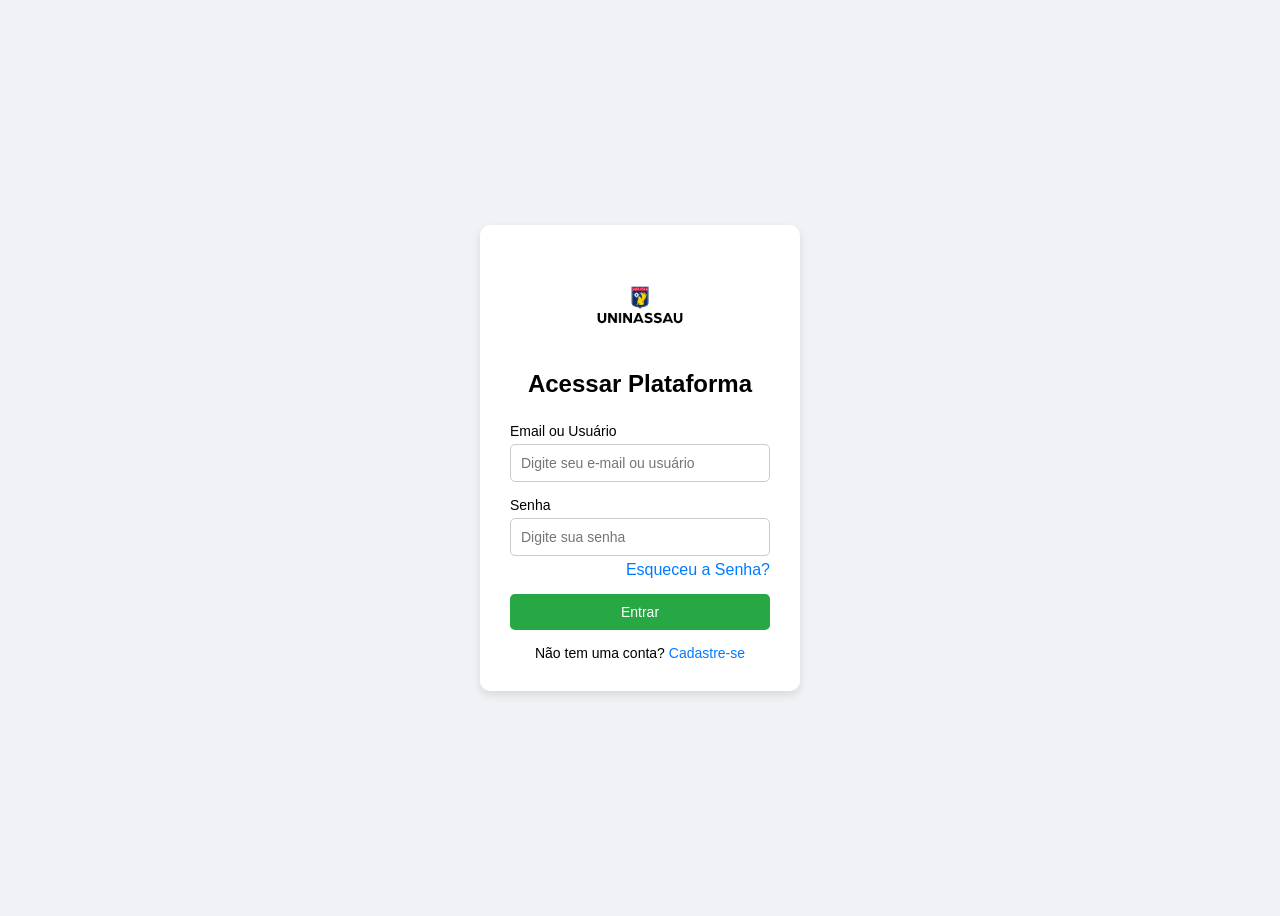
<file: atividade1-login/index.html>
<!DOCTYPE html>
<html lang="pt-br">
<head>
    <meta charset="UTF-8">
    <meta name="viewport" content="width=device-width, initial-scale=1.0">
    <title>Acessar Plataforma</title>
    <link rel="stylesheet" href="style.css">
</head>
<body>
    <div class="login-container">

        <img src="imagem-da-logo/uninassau.png" alt="Logo da Uninassau">

        <h1>Acessar Plataforma</h1>

        <label for="usuario">Email ou Usuário</label>
        <input type="text" id="usuario" placeholder="Digite seu e-mail ou usuário">

        <label for="senha">Senha</label>
        <input type="password" id="senha" placeholder="Digite sua senha">
        <a href="#">Esqueceu a Senha?</a>

        <button type="submit">Entrar</button>

        <p>Não tem uma conta? <a href="#">Cadastre-se</a></p>

    </div>
    
</body>
</html>
</file>
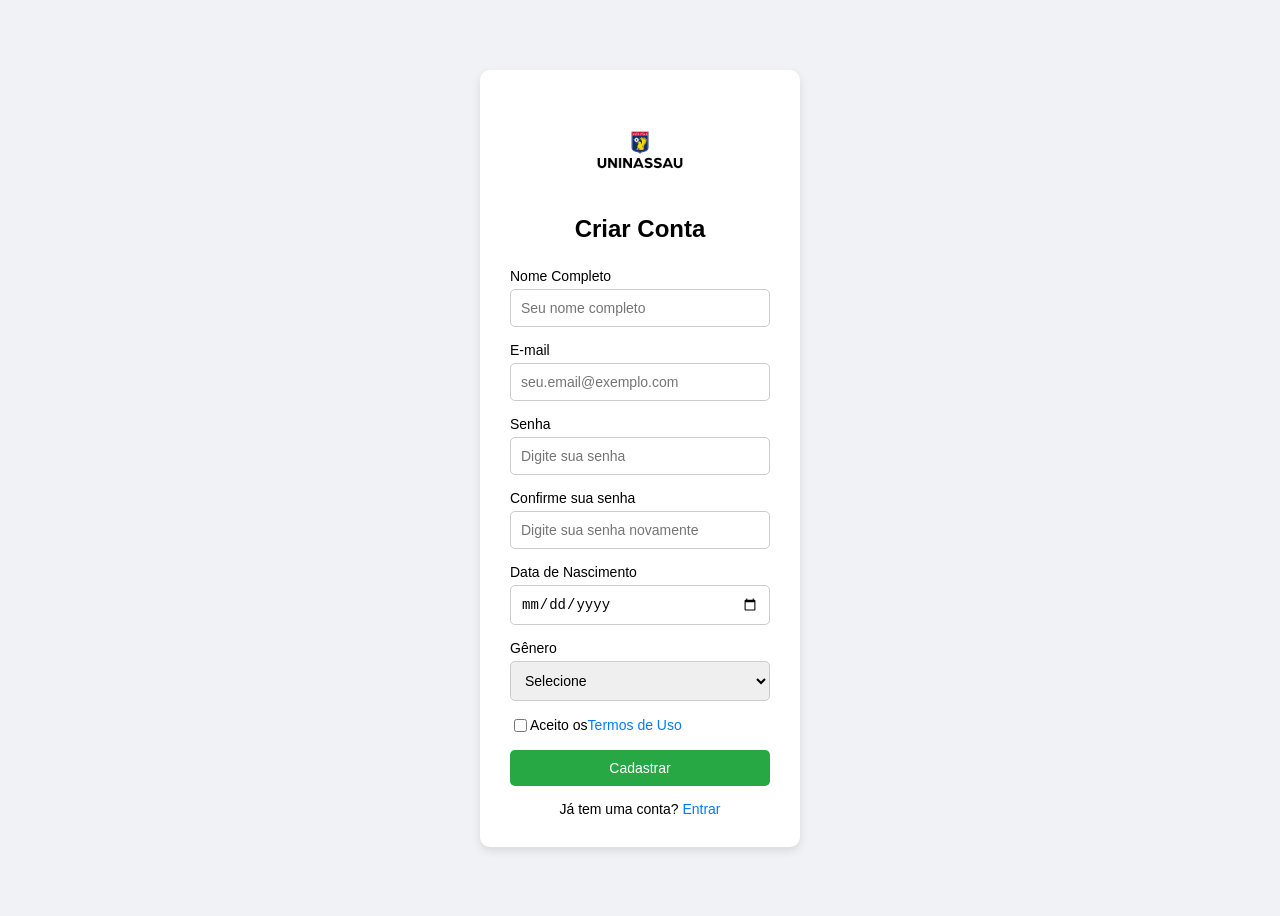
<file: atividade2-cadastro/index.html>
<!DOCTYPE html>
<html lang="pt-br">
<head>
    <meta charset="UTF-8">
    <meta name="viewport" content="width=device-width, initial-scale=1.0">
    <title>Criar Conta</title>
    <link rel="stylesheet" href="style.css">
</head>
<body>
    <div class="login-container">

        <img src="imagem-da-logo/uninassau.png" alt="Logo da Uninassau">

        <h1>Criar Conta</h1>

        <label for="nome">Nome Completo</label>
        <input type="text" id="nome" placeholder="Seu nome completo">
        
        <label for="email">E-mail</label>
        <input type="email" id="email" placeholder="seu.email@exemplo.com">

        <label for="senha">Senha</label>
        <input type="password" id="senha" placeholder="Digite sua senha">
        

        <label for="confirma-senha">Confirme sua senha</label>
        <input type="password" id="confirma-senha" placeholder="Digite sua senha novamente">
        

        <label for="data-nascimento">Data de Nascimento</label>
        <input type="date" id="data-nascimento">
        
        <label for="genero">Gênero</label>
        <select id="genero">
            <option value="" disabled selected>Selecione</option>
            <option value="masculino">Masculino</option>
            <option value="feminino">Feminino</option>
            <option value="outro">Outro</option>
            <option value="nao-informar">Prefiro não informar</option>
        </select>

        <label>
            <input type="checkbox" id="termos">
            Aceito os <a href="#">Termos de Uso</a>
        </label>

        <button type="submit">Cadastrar</button>

        <p>Já tem uma conta? <a href="#">Entrar</a></p>

    </div>
    
</body>
</html>
</file>
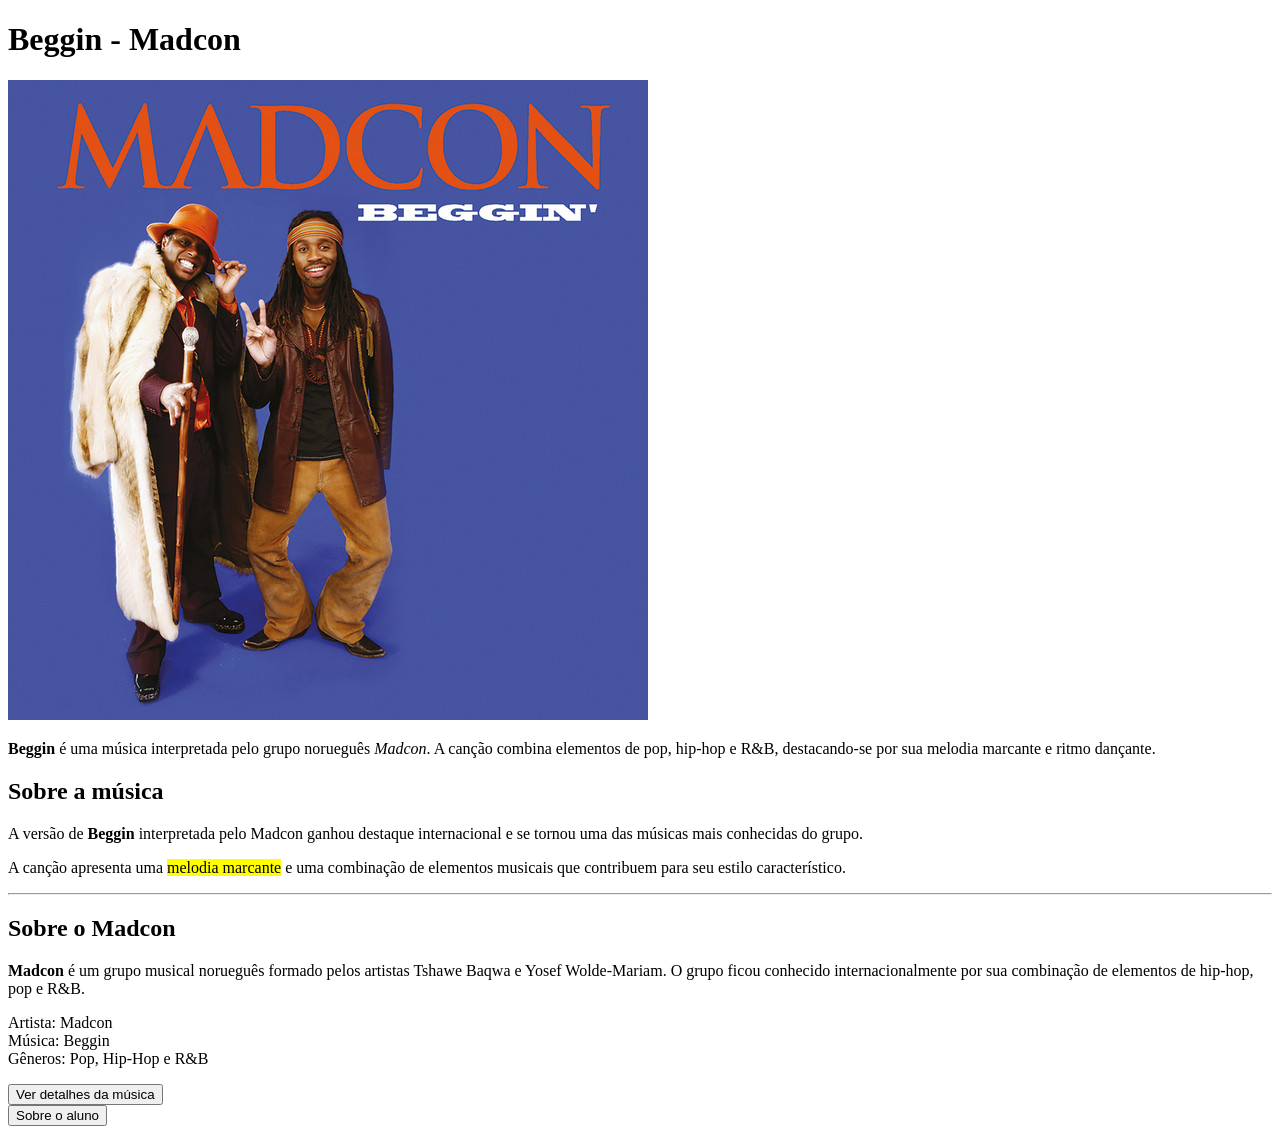
<file: atividade2-html/index.html>
<!DOCTYPE html>
<html lang="en">
<head>
    <meta charset="UTF-8">
    <meta name="viewport" content="width=device-width, initial-scale=1.0">
    <title>Beggin - Madcon</title>
</head>
<body>
    <h1>Beggin - Madcon</h1>

    <img src="imagens/madcon.jpg" alt="Fotografia do grupo musical Madcon">
    <br>

    <p>
        <strong>Beggin</strong> é uma música interpretada pelo grupo norueguês <em>Madcon</em>. A canção combina elementos de pop, hip-hop e R&B, destacando-se por sua melodia marcante e ritmo dançante.
    </p>

    <h2>Sobre a música</h2>

    <p>
        A versão de <strong>Beggin</strong> interpretada pelo Madcon ganhou destaque internacional e se tornou uma das músicas mais conhecidas do grupo.
    </p>

    <p>
        A canção apresenta uma <mark>melodia marcante</mark> e uma combinação de elementos musicais que contribuem para seu estilo característico.
    </p>

    <hr>

    <h2>Sobre o Madcon</h2>

    <p>
        <strong>Madcon</strong> é um grupo musical norueguês formado pelos artistas Tshawe Baqwa e Yosef Wolde-Mariam. O grupo ficou conhecido internacionalmente por sua combinação de elementos de hip-hop, pop e R&B.
    </p>

    <p>
        Artista: Madcon<br>
        Música: Beggin<br>
        Gêneros: Pop, Hip-Hop e R&B
    </p>

    <a href="detalhes.html">
        <button>Ver detalhes da música</button>
    </a>
    <br>
    <a href="sobre.html">
        <button>Sobre o aluno</button>
    </a>



</body>
</html>
</file>
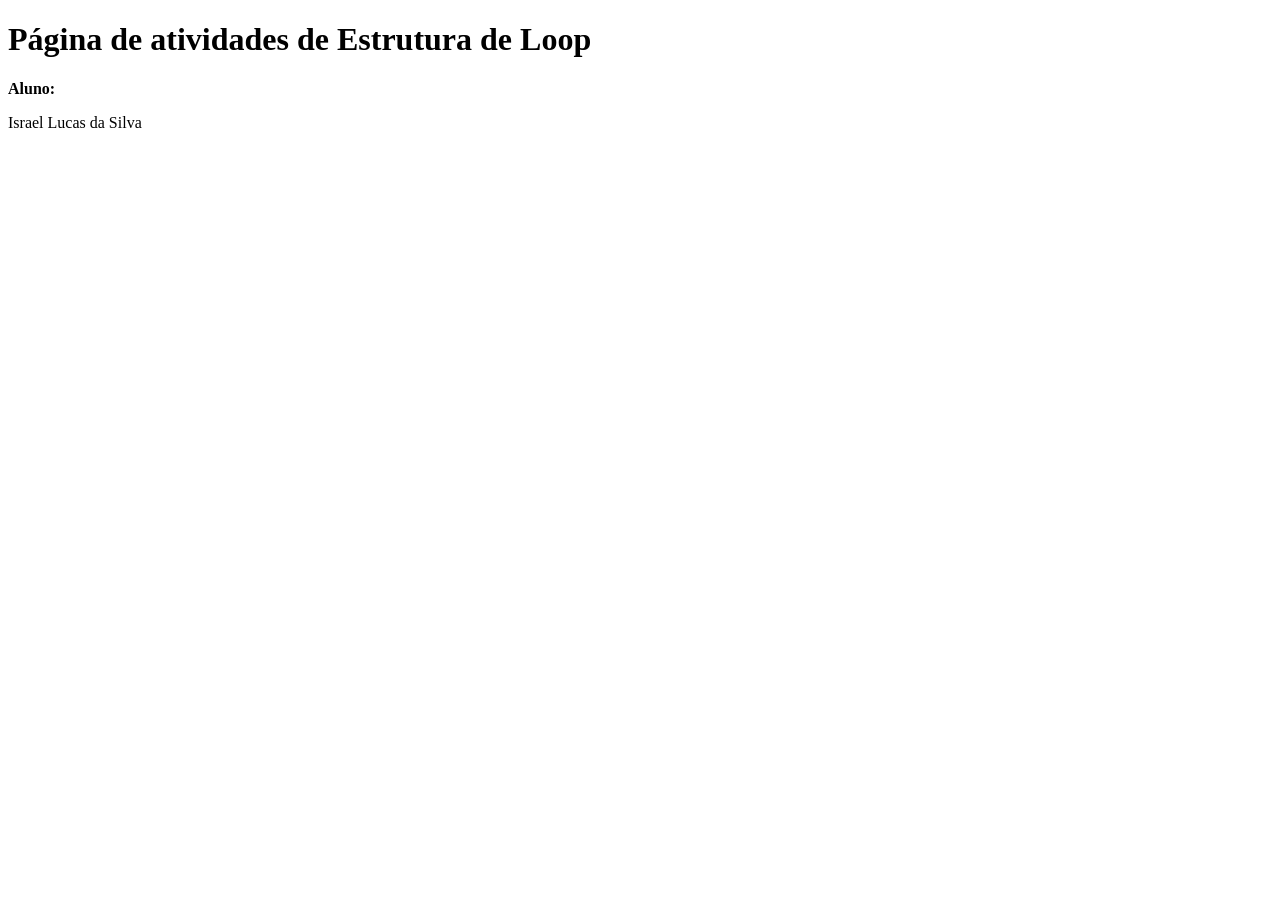
<file: Atividades-de-Loop/index.html>
<!DOCTYPE html>
<html lang="en">
<head>
    <meta charset="UTF-8">
    <meta name="viewport" content="width=device-width, initial-scale=1.0">
    <title>Atividades de Loop</title>
</head>
<body>
    <h1>Página de atividades de Estrutura de Loop</h1>
    <script src="loops.js"></script>
    <b>Aluno:</b>
    <p>Israel Lucas da Silva</p>
</body>
</html>
</file>
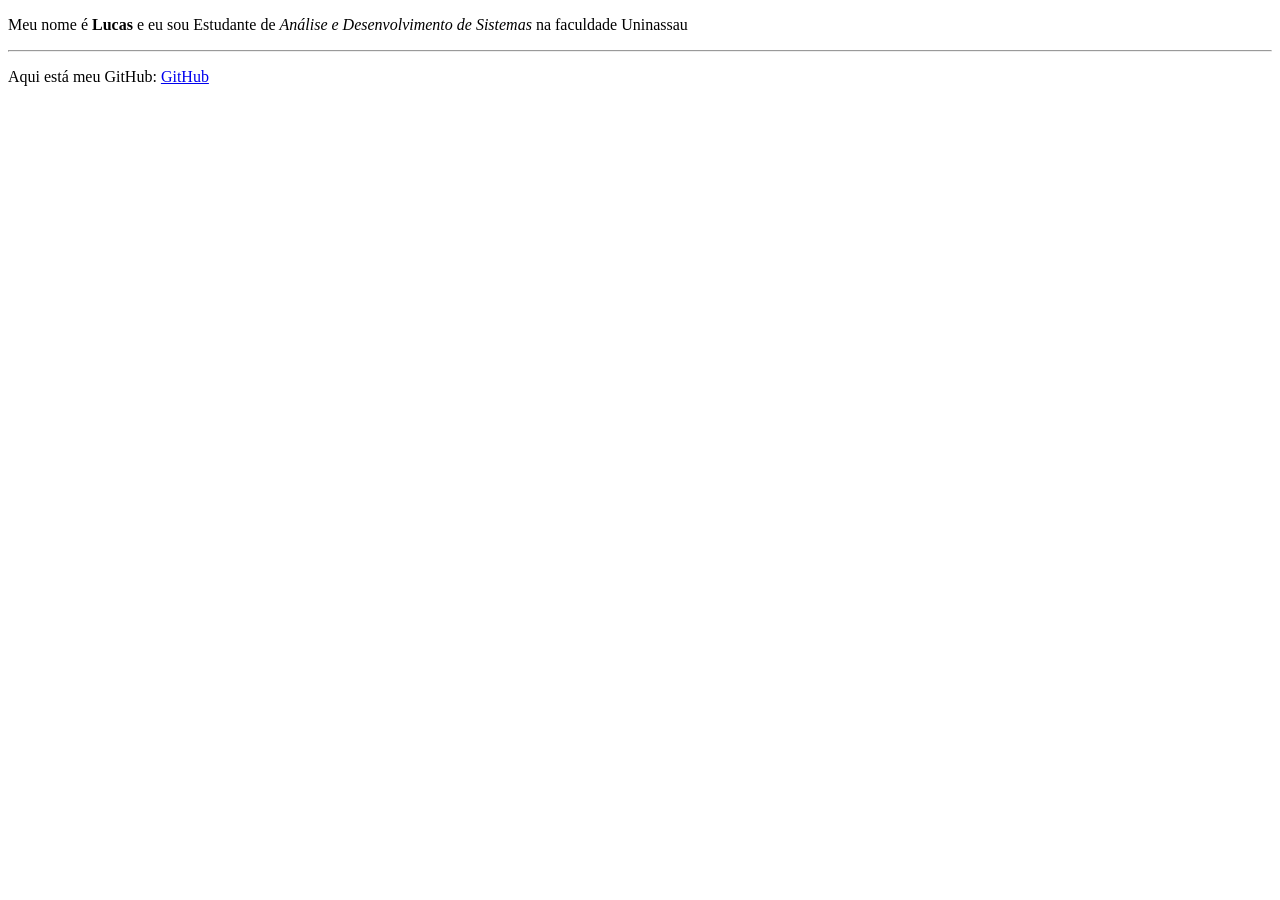
<file: atv1.html>
<!DOCTYPE html>
<html lang="en">
<head>
    <meta charset="UTF-8">
    <meta name="viewport" content="width=device-width, initial-scale=1.0">
    <title>atv1.html</title>
</head>
<body>
    <p> Meu nome é <b>Lucas</b> e eu sou Estudante de <i>Análise e Desenvolvimento de Sistemas</i> na faculdade Uninassau</p>
    <hr> 
    <p>Aqui está meu GitHub: <a href="https://github.com/lucas">GitHub</a></p>

</body>
</html>
</file>
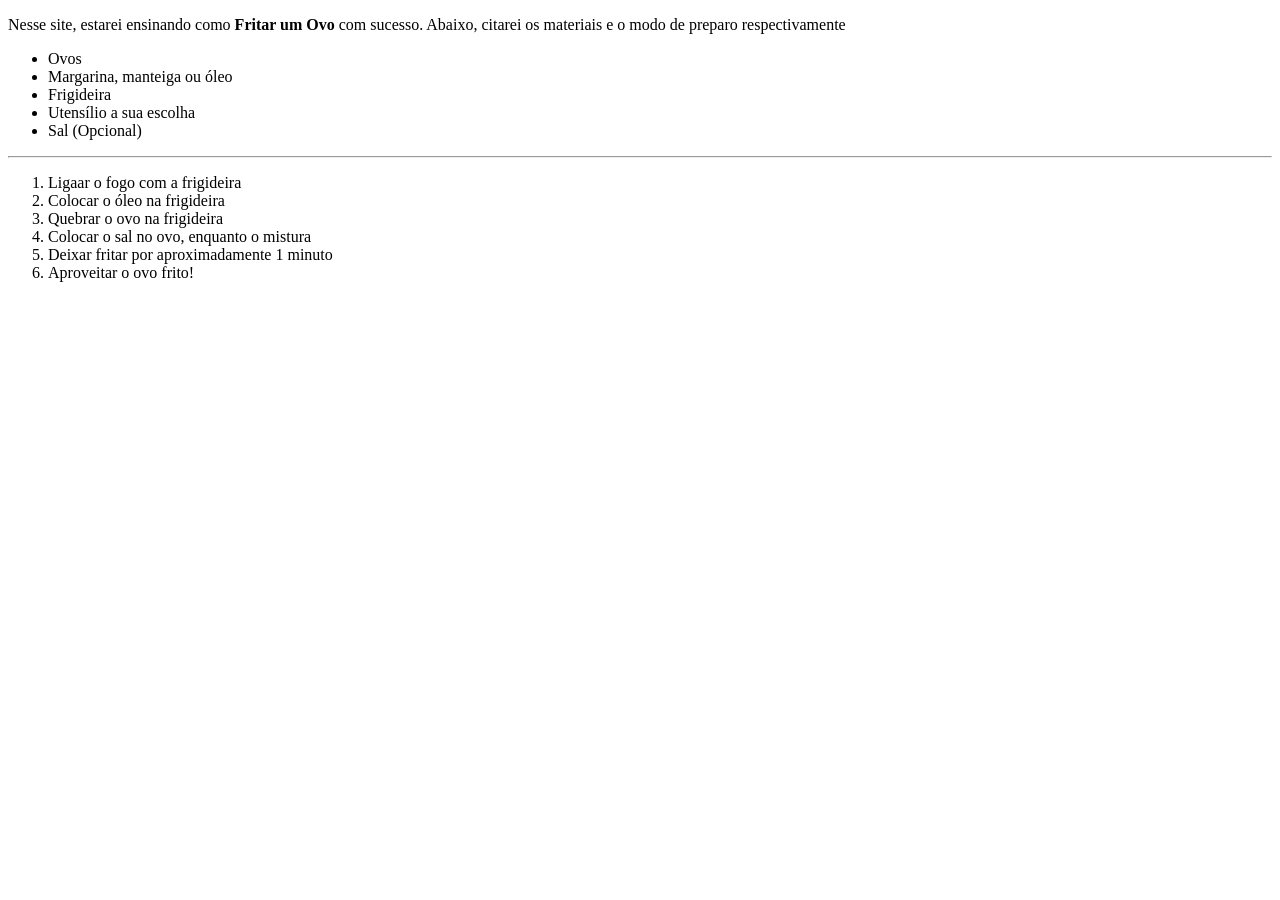
<file: atv2.html>
<!DOCTYPE html>
<html lang="en">
<head>
    <meta charset="UTF-8">
    <meta name="viewport" content="width=device-width, initial-scale=1.0">
    <title>atv2.html</title>
</head>
<body>
    <p>Nesse site, estarei ensinando como <b>Fritar um Ovo</b> com sucesso. Abaixo, citarei os materiais e o modo de preparo respectivamente</p>
    <ul>    
        <li>Ovos</li>
        <li>Margarina, manteiga ou óleo</li>
        <li>Frigideira</li>
        <li>Utensílio a sua escolha</li>
        <li>Sal (Opcional)</li>
    </ul>
    <hr>
    <ol>
        <li>Ligaar o fogo com a frigideira</li>
        <li>Colocar o óleo na frigideira</li>
        <li>Quebrar o ovo na frigideira</li>
        <li>Colocar o sal no ovo, enquanto o mistura</li>
        <li>Deixar fritar por aproximadamente 1 minuto</li>
        <li>Aproveitar o ovo frito!</li>
    </ol>

    
    



</body>
</html>
</file>
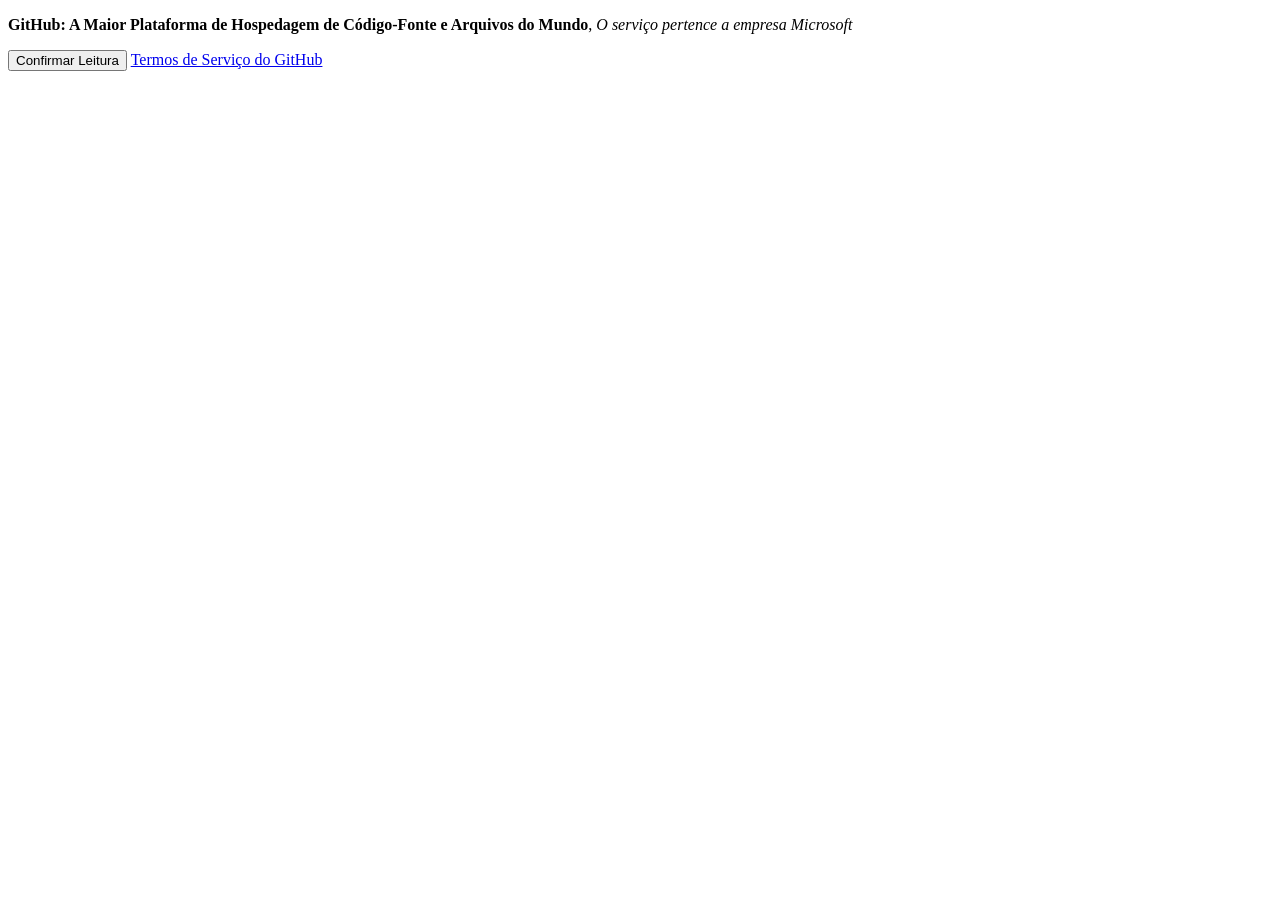
<file: atv4.html>
<!DOCTYPE html>
<html lang="en">
<head>
    <meta charset="UTF-8">
    <meta name="viewport" content="width=device-width, initial-scale=1.0">
    <title>atv4.html</title>
</head>
<body>
    <p><b>GitHub: A Maior Plataforma de Hospedagem de Código-Fonte e Arquivos do Mundo</b>, <i>O serviço pertence a empresa Microsoft</i></p>
    <button>Confirmar Leitura</button>
    <a href="https://docs.github.com/pt/site-policy/github-terms/github-terms-of-service" target="_blank">Termos de Serviço do GitHub</a>


</body>
</html>
</file>
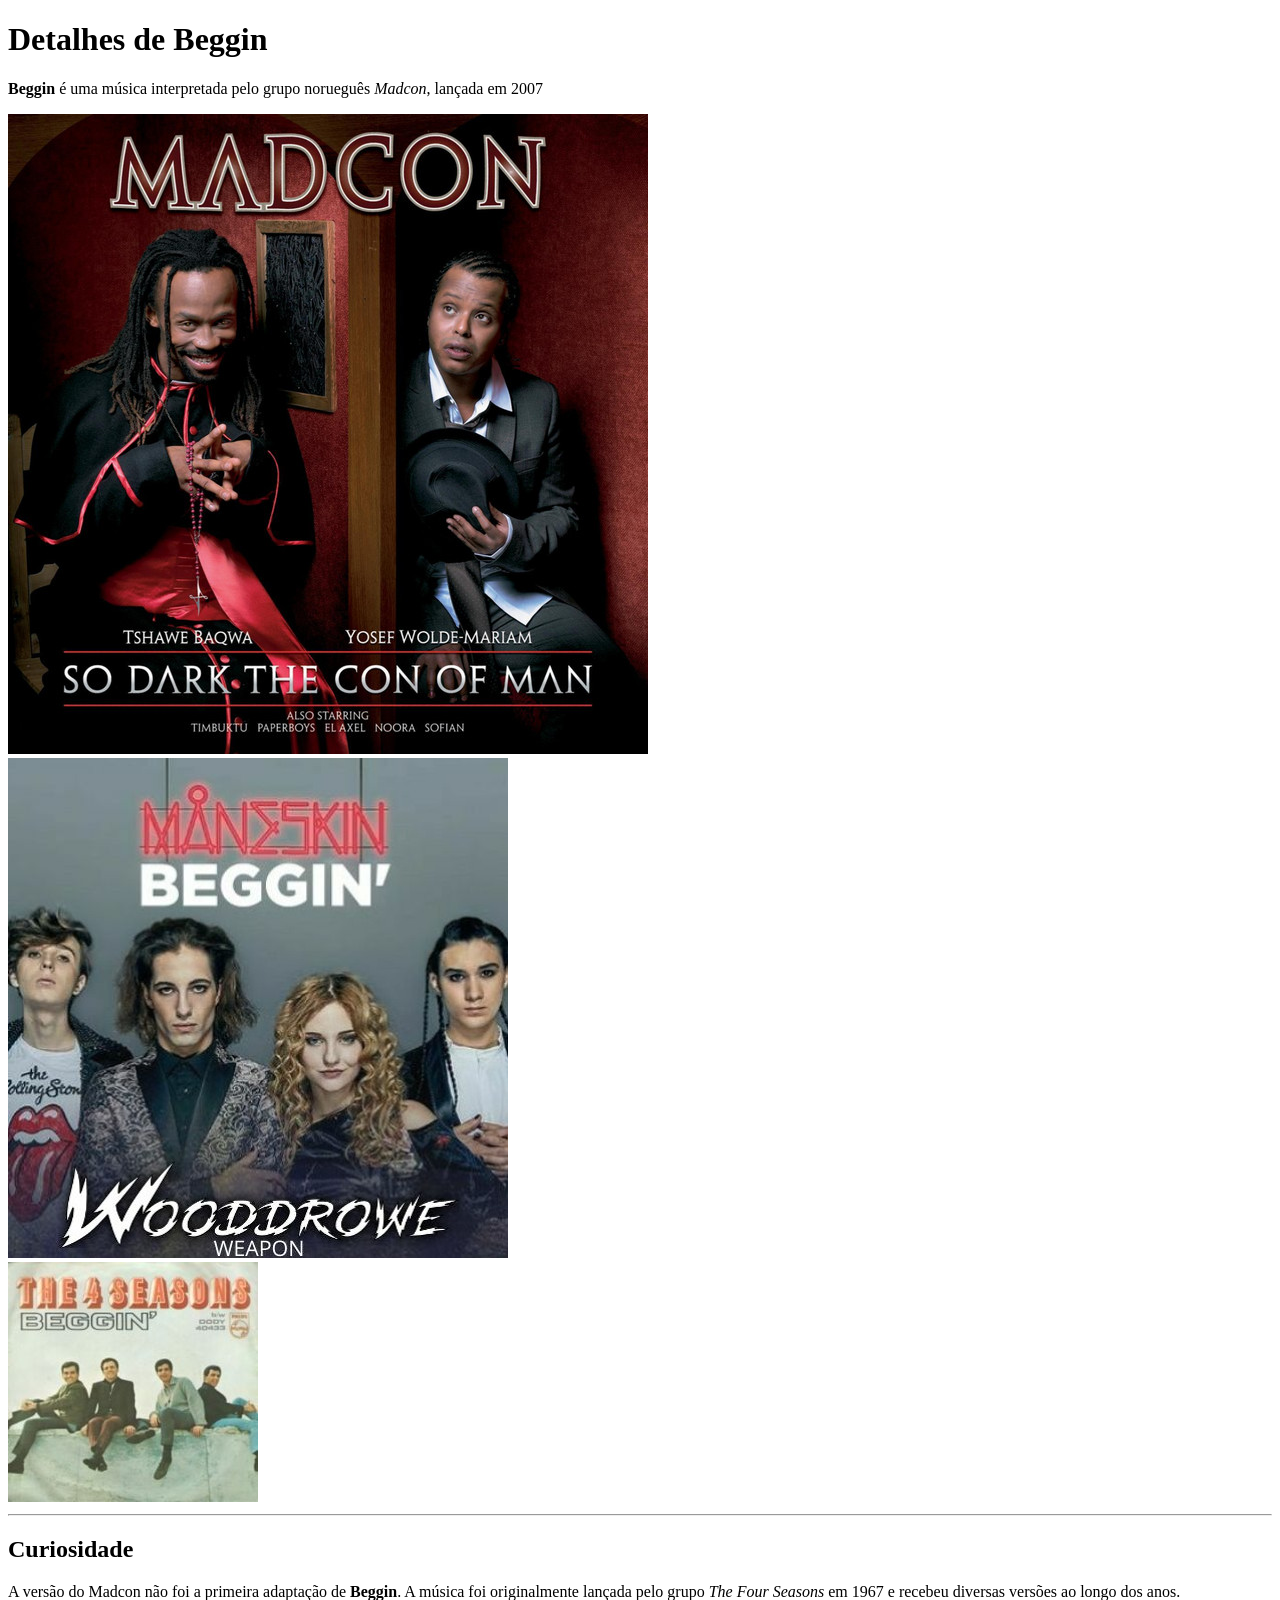
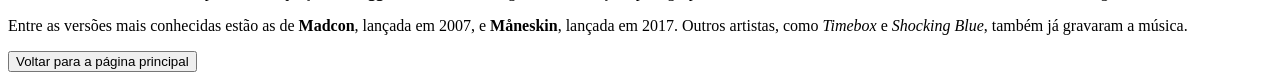
<file: atividade2-html/detalhes.html>
<!DOCTYPE html>
<html lang="en">
<head>
    <meta charset="UTF-8">
    <meta name="viewport" content="width=device-width, initial-scale=1.0">
    <title>Detalhes - Beggin</title>
</head>
<body>
    <h1>Detalhes de Beggin</h1>

    <p>
        <strong>Beggin</strong> é uma música interpretada pelo grupo norueguês <em>Madcon</em>, lançada em 2007
    </p>

    <img src="imagens/madcon-2.jpg" alt="Imagem relacionada ao grupo musical Madcon">
    
    <br>

    <img src="imagens/maneskin.jpg" alt="Imagem relacionada ao grupo musical Maneskin">

    <br>

    <img src="imagens/four-seasons.jpg" alt="Imagem relacionada ao grupo musical Four Seasons">

    <hr>

    <h2>Curiosidade</h2>

    <p>
        A versão do Madcon não foi a primeira adaptação de <strong>Beggin</strong>. A música foi originalmente lançada pelo grupo <em>The Four Seasons</em> em 1967 e recebeu diversas versões ao longo dos anos.
    </p>

     <p>
        Entre as versões mais conhecidas estão as de <strong>Madcon</strong>, lançada em 2007, e <strong>Måneskin</strong>, lançada em 2017. Outros artistas, como <em>Timebox</em> e <em>Shocking Blue</em>, também já gravaram a música.
    </p>

    <a href="index.html">
        <button>Voltar para a página principal</button>
    </a>



</body>
</html>
</file>
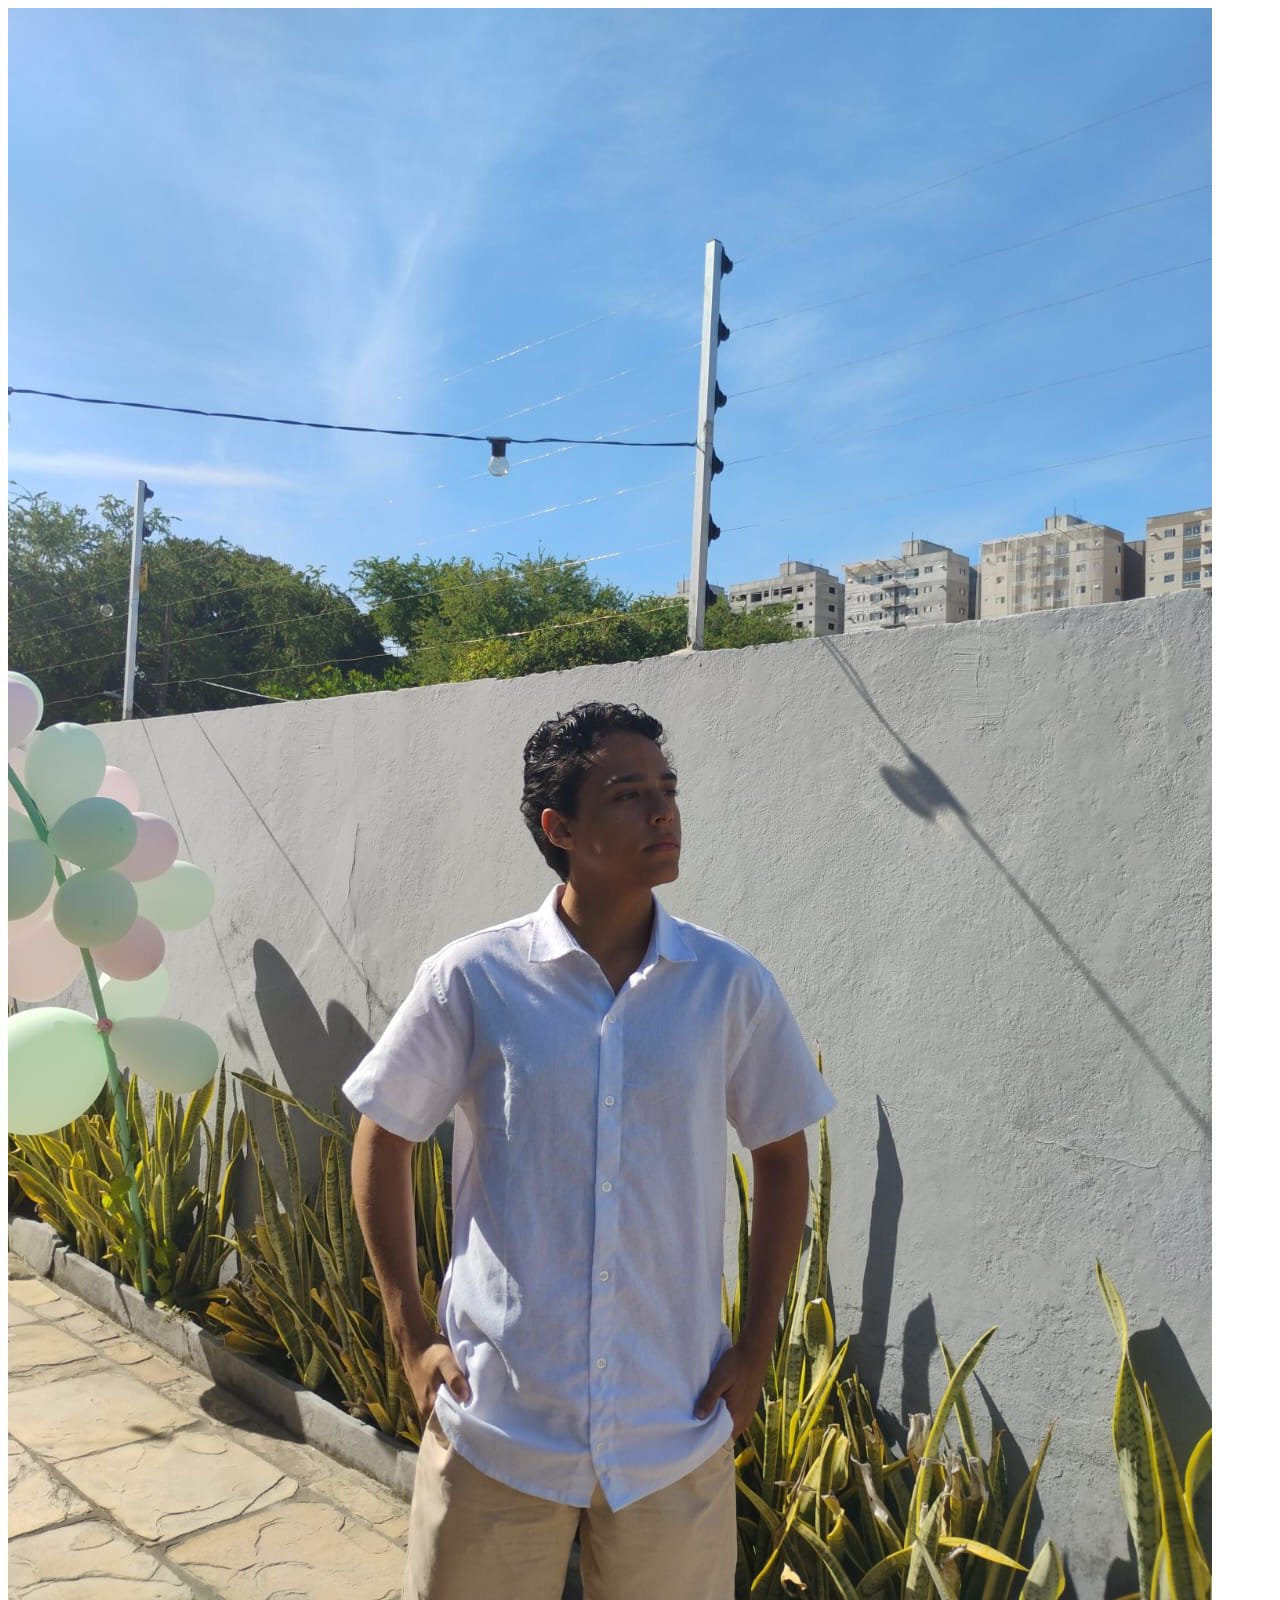
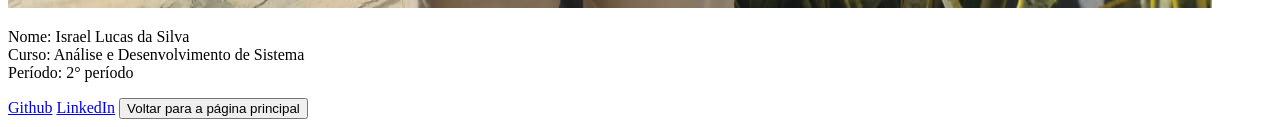
<file: atividade2-html/sobre.html>
<!DOCTYPE html>
<html lang="en">
<head>
    <meta charset="UTF-8">
    <meta name="viewport" content="width=device-width, initial-scale=1.0">
    <title>Sobre o Aluno</title>
</head>
<body>
    
    <img src="imagens/Israel Lucas.jpg" alt="Imagem do aluno que desenvolveu o site">

    <p>
        Nome: Israel Lucas da Silva<br>
        Curso: Análise e Desenvolvimento de Sistema<br>
        Período: 2° período        
    </p>

    <a href="https://github.com/Son-Lucaa">Github</a>

    <a href="https://www.linkedin.com/in/israel-lucas-0201b9432/">LinkedIn</a>

    <a href="index.html">
        <button>Voltar para a página principal</button>
    </a>

</body>
</html>
</file>
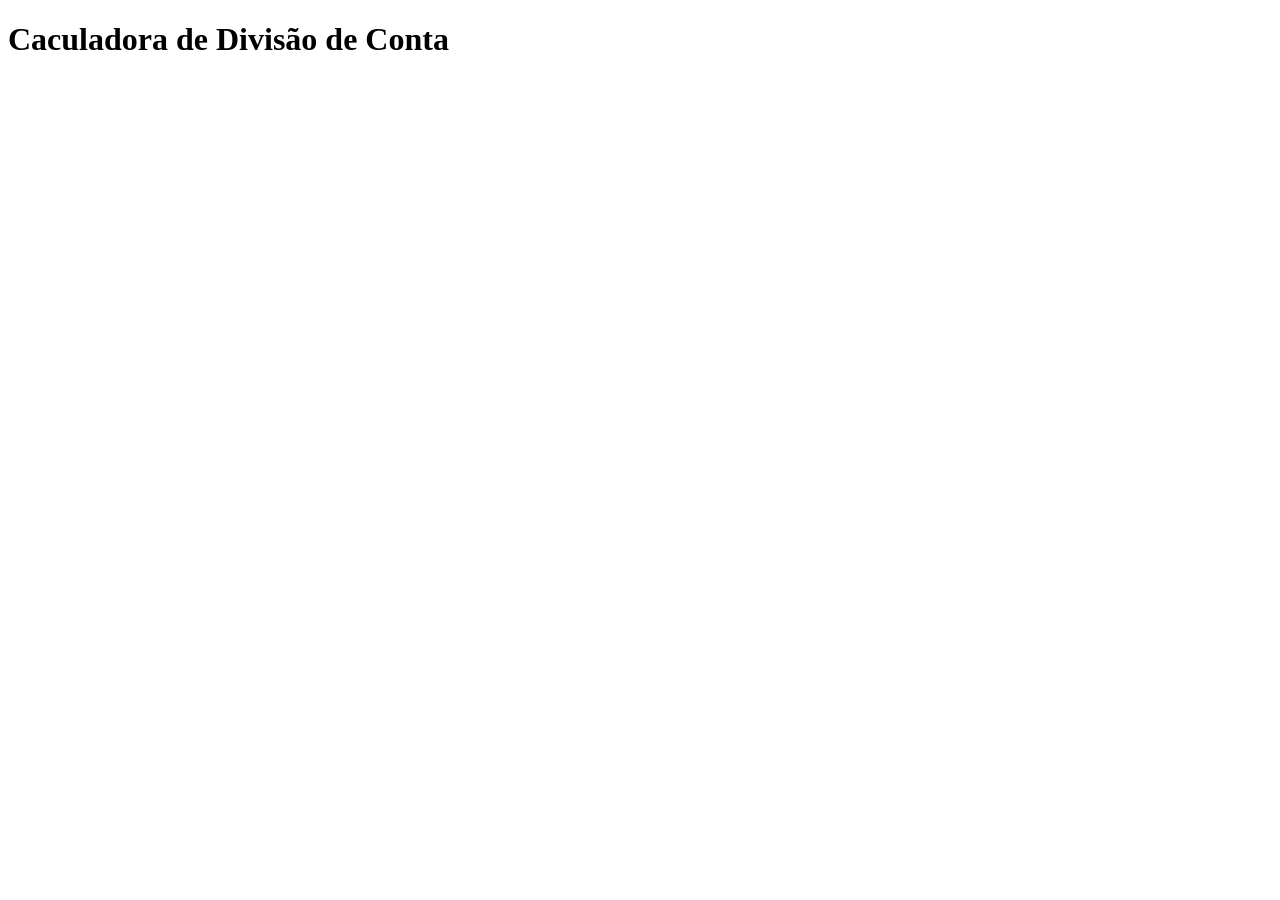
<file: aula_javascrpit_01/preço.html>
<!DOCTYPE html>
<html lang="en">
<head>
    <meta charset="UTF-8">
    <meta name="viewport" content="width=device-width, initial-scale=1.0">
    <title>Calculadora de Divisão</title>
</head>
<body>
    

    <h1>Caculadora de Divisão de Conta</h1>
    <script src="scriptpreço.js"></script>
    

</body>
</html>
</file>
<file: atividade1-login/style.css>
body{
    background-color: #f0f2f5;

    display: flex;
    justify-content: center;
    align-items: center;
    min-height: 100vh;

    font-family: Arial, sans-serif;
}

.login-container {
    background-color: white;
    width: 320px;
    padding: 30px;
    box-sizing: border-box;
    border-radius: 10px;
    box-shadow: 0 4px 10px rgba(0, 0, 0, 0.1);
}

.login-container h1 {
    text-align: center;
    font-size: 24px;
    margin-bottom: 25px;
    margin-top: 0;
}

.login-container input {
    display: block;
    width: 100%;
    box-sizing: border-box;
    padding: 10px;
    border: 1px solid #ccc;
    border-radius: 5px;
    margin-bottom: 15px;
    font-size: 14px;
}

.login-container label {
    display: block;
    margin-bottom: 5px;
    font-size: 14px;
}

.login-container button {
    width: 100%;
    background-color: #28a745;
    color: white;
    border: none;
    border-radius: 5px;
    padding: 10px;
    font-size: 14px;
    cursor: pointer;
}

.login-container button:hover {
    background-color: #218838;
}

.login-container > a {
    display: block;
    text-align: right;
    margin-bottom: 15px;
    margin-top: -10px;
}

.login-container p {
    text-align: center;
    font-size: 14px;
    margin-top: 15px;
    margin-bottom: 0;
}

.login-container a {
    color: #007bff;
    text-decoration: none;
}

.login-container img {
    display: block;
    width: 100px;
    margin: 0 auto 15px;
}
</file>
<file: atividade2-cadastro/style.css>
body{
    background-color: #f0f2f5;

    display: flex;
    justify-content: center;
    align-items: center;
    min-height: 100vh;

    font-family: Arial, sans-serif;
}

.login-container {
    background-color: white;
    width: 320px;
    padding: 30px;
    box-sizing: border-box;
    border-radius: 10px;
    box-shadow: 0 4px 10px rgba(0, 0, 0, 0.1);
}

.login-container h1 {
    text-align: center;
    font-size: 24px;
    margin-bottom: 25px;
    margin-top: 0;
}

.login-container input:not([type="checkbox"]) {
    display: block;
    width: 100%;
    box-sizing: border-box;
    padding: 10px;
    border: 1px solid #ccc;
    border-radius: 5px;
    margin-bottom: 15px;
    font-size: 14px;
}

.login-container select {
    display: block;
    width: 100%;
    box-sizing: border-box;
    padding: 10px;
    border: 1px solid #ccc;
    border-radius: 5px;
    margin-bottom: 15px;
    font-size: 14px;
}

.login-container input:focus, 
.login-container select:focus {
    outline: none;
    border-color: #28a745;
}

.login-container label {
    display: block;
    margin-bottom: 5px;
    font-size: 14px;
}

.login-container label:has(input[type="checkbox"]) {
    display: flex;
    align-items: center;
    margin-bottom: 15px;
}

.login-container button {
    width: 100%;
    background-color: #28a745;
    color: white;
    border: none;
    border-radius: 5px;
    padding: 10px;
    font-size: 14px;
    cursor: pointer;
}

.login-container button:hover {
    background-color: #218838;
}

.login-container > a {
    display: block;
    text-align: right;
    margin-bottom: 15px;
    margin-top: -10px;
}

.login-container p {
    text-align: center;
    font-size: 14px;
    margin-top: 15px;
    margin-bottom: 0;
}

.login-container a {
    color: #007bff;
    text-decoration: none;
}

.login-container img {
    display: block;
    width: 100px;
    margin: 0 auto 15px;
}
</file>
